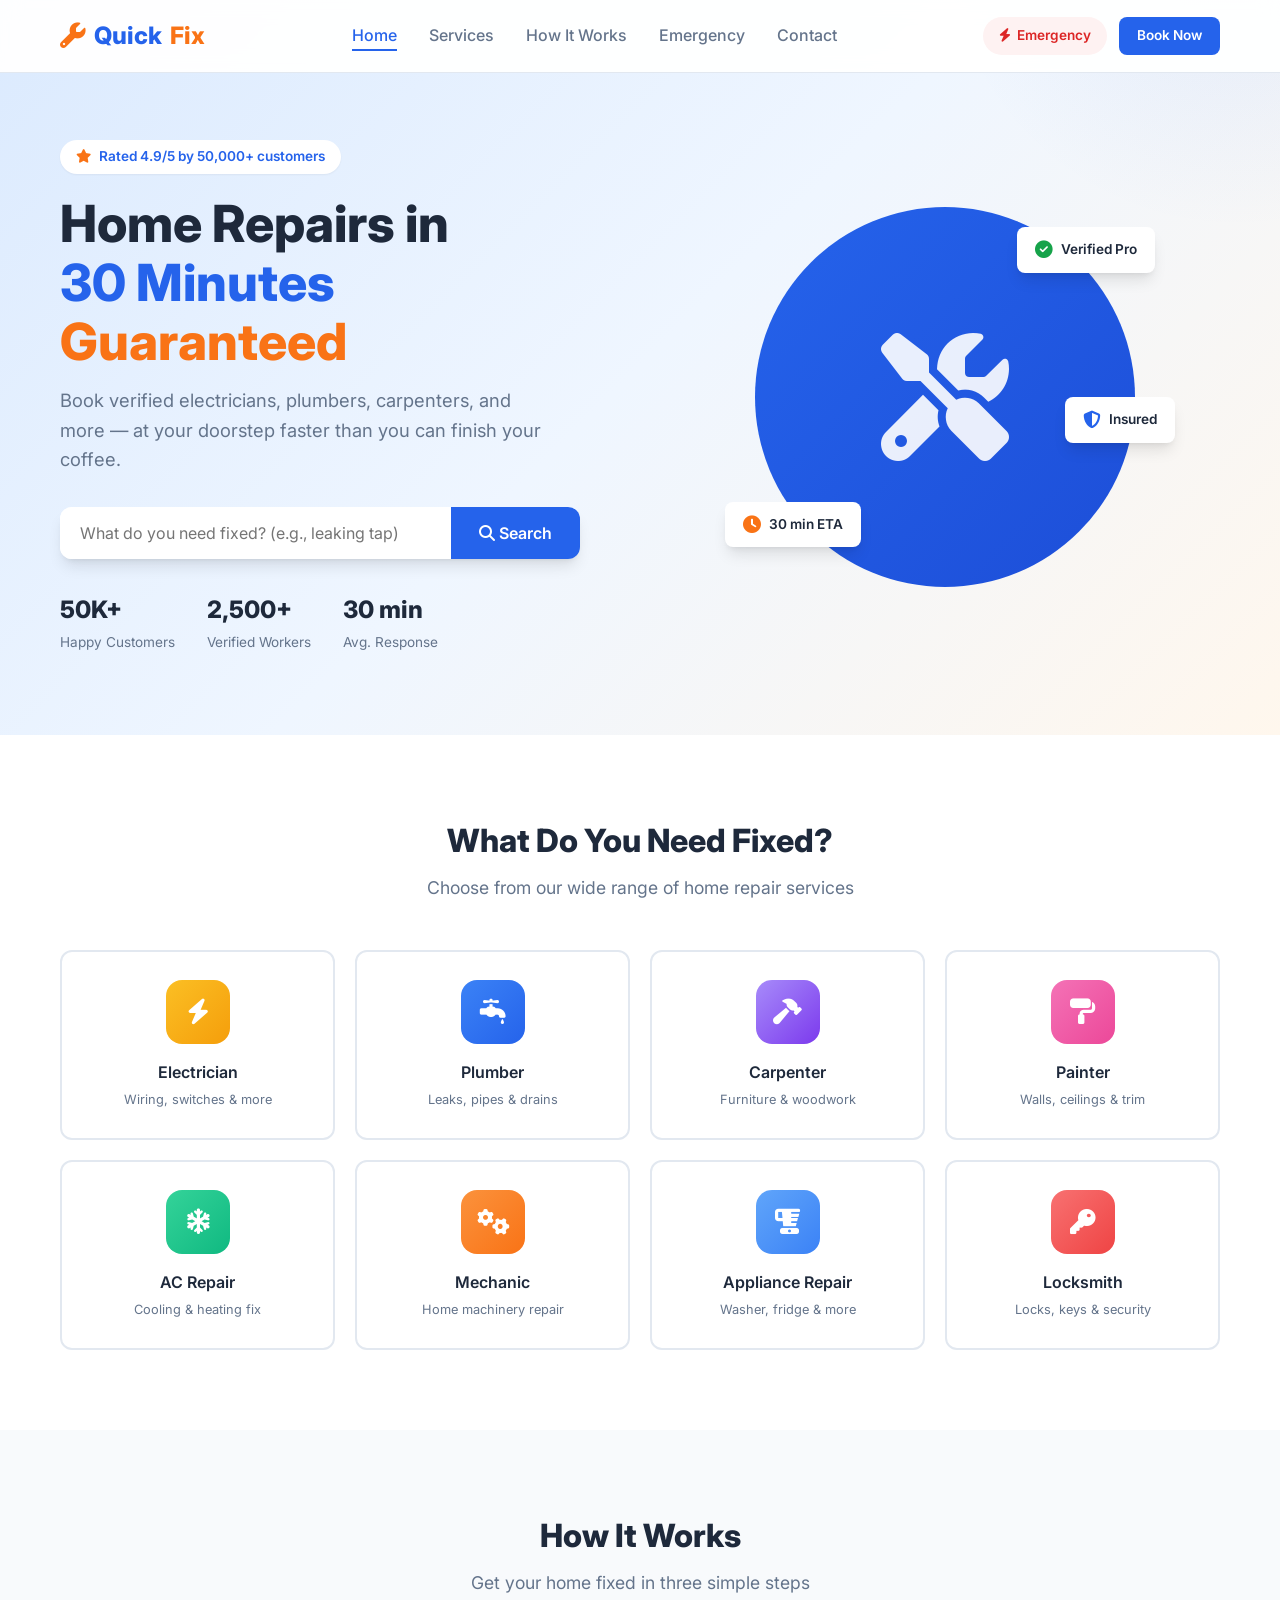
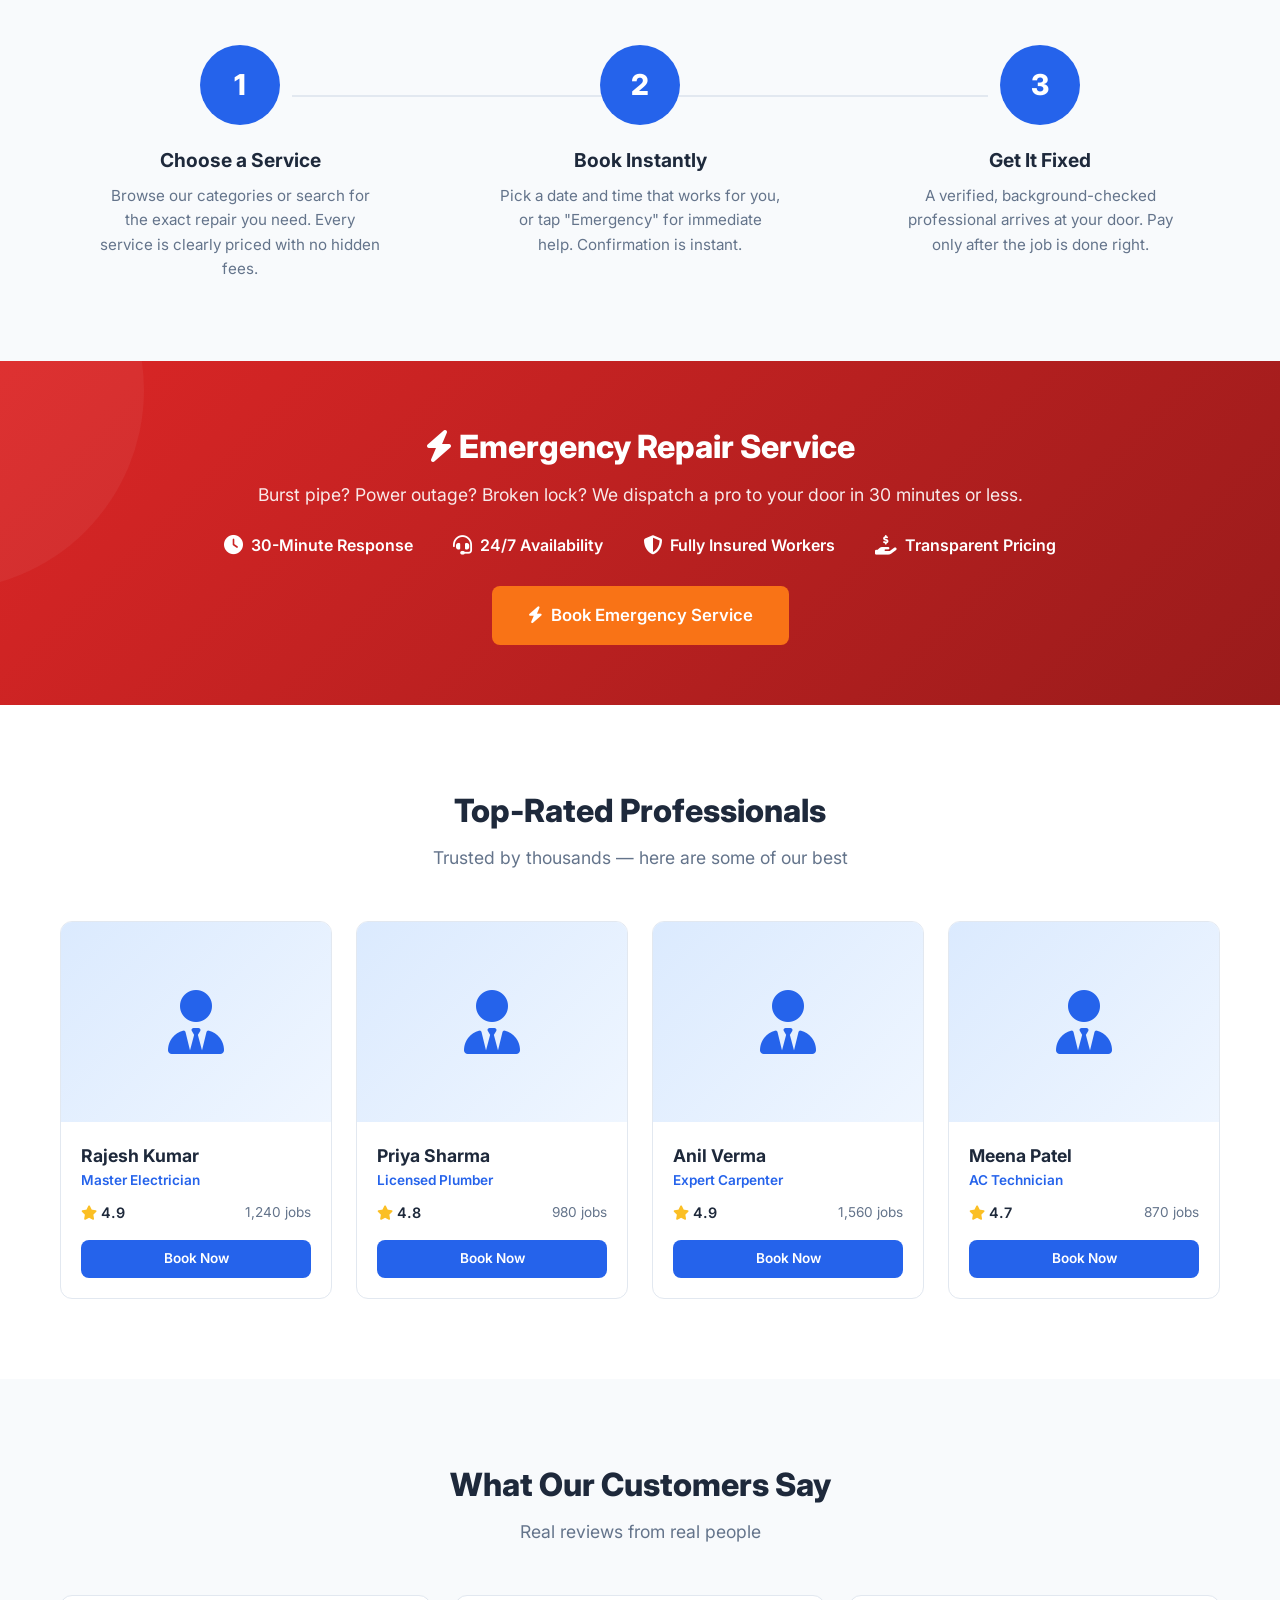
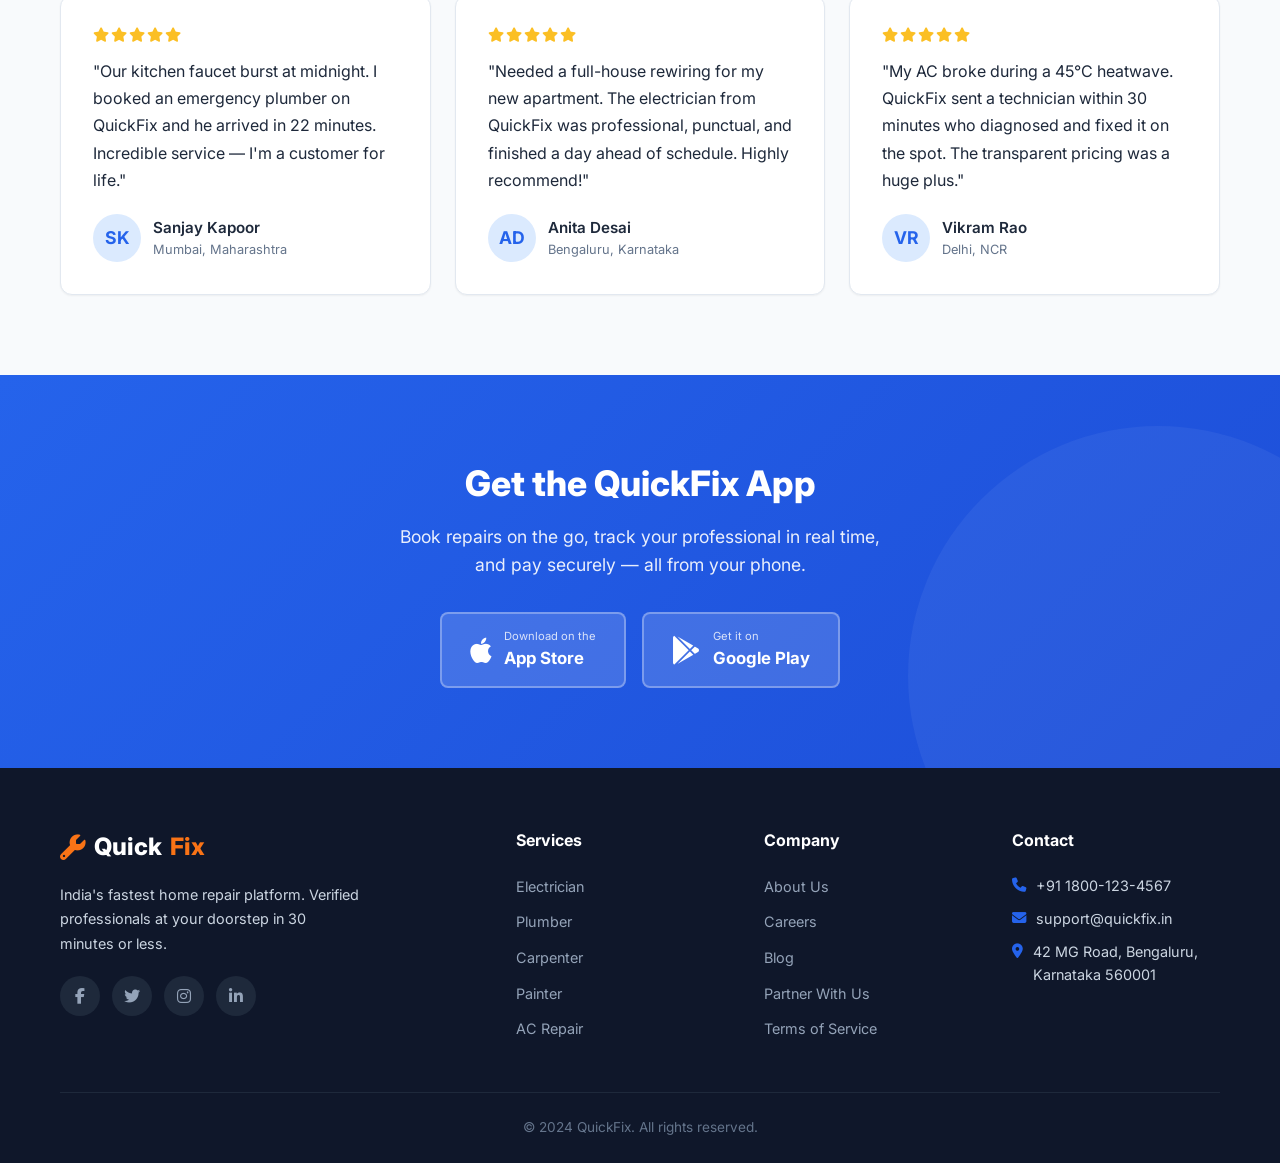
<file: index.html>
<!DOCTYPE html>
<html lang="en">
<head>
  <meta charset="UTF-8">
  <meta name="viewport" content="width=device-width, initial-scale=1.0">
  <meta name="description" content="QuickFix - Get home repairs done in 30 minutes. Book electricians, plumbers, carpenters, and more instantly.">
  <title>QuickFix – Home Repairs in 30 Minutes</title>
  <link rel="preconnect" href="https://fonts.googleapis.com">
  <link rel="preconnect" href="https://fonts.gstatic.com" crossorigin>
  <link href="https://fonts.googleapis.com/css2?family=Inter:wght@300;400;500;600;700;800&display=swap" rel="stylesheet">
  <link rel="stylesheet" href="https://cdnjs.cloudflare.com/ajax/libs/font-awesome/6.4.0/css/all.min.css">
  <link rel="stylesheet" href="css/style.css">
</head>
<body>

  <!-- ===== Navigation ===== -->
  <nav class="navbar" role="navigation" aria-label="Main navigation">
    <div class="container">
      <a href="index.html" class="logo" aria-label="QuickFix Home">
        <i class="fas fa-wrench"></i>
        <span>Quick</span><span>Fix</span>
      </a>
      <ul class="nav-links" role="menubar">
        <li role="none"><a href="index.html" class="active" role="menuitem">Home</a></li>
        <li role="none"><a href="services.html" role="menuitem">Services</a></li>
        <li role="none"><a href="#how-it-works" role="menuitem">How It Works</a></li>
        <li role="none"><a href="#emergency" role="menuitem">Emergency</a></li>
        <li role="none"><a href="#contact" role="menuitem">Contact</a></li>
      </ul>
      <div class="nav-actions">
        <a href="#emergency" class="nav-emergency" aria-label="Emergency services available">
          <i class="fas fa-bolt"></i> Emergency
        </a>
        <a href="booking.html" class="btn btn-primary btn-sm">Book Now</a>
        <button class="hamburger" aria-label="Toggle menu" aria-expanded="false">
          <span></span><span></span><span></span>
        </button>
      </div>
    </div>
  </nav>

  <!-- ===== Hero Section ===== -->
  <section class="hero">
    <div class="container">
      <div class="hero-content">
        <div class="hero-badge">
          <i class="fas fa-star"></i> Rated 4.9/5 by 50,000+ customers
        </div>
        <h1>Home Repairs in<br><span class="highlight">30 Minutes</span> <span class="accent">Guaranteed</span></h1>
        <p class="hero-subtitle">Book verified electricians, plumbers, carpenters, and more — at your doorstep faster than you can finish your coffee.</p>
        <form class="hero-search" role="search" aria-label="Search for a service">
          <input type="text" placeholder="What do you need fixed? (e.g., leaking tap)" aria-label="Search services">
          <button type="submit"><i class="fas fa-search"></i> Search</button>
        </form>
        <div class="hero-stats">
          <div class="hero-stat">
            <strong>50K+</strong>
            <span>Happy Customers</span>
          </div>
          <div class="hero-stat">
            <strong>2,500+</strong>
            <span>Verified Workers</span>
          </div>
          <div class="hero-stat">
            <strong>30 min</strong>
            <span>Avg. Response</span>
          </div>
        </div>
      </div>
      <div class="hero-visual" aria-hidden="true">
        <div class="hero-illustration">
          <i class="fas fa-tools"></i>
          <div class="hero-float">
            <i class="fas fa-check-circle text-success"></i> Verified Pro
          </div>
          <div class="hero-float">
            <i class="fas fa-clock text-accent"></i> 30 min ETA
          </div>
          <div class="hero-float">
            <i class="fas fa-shield-halved text-primary"></i> Insured
          </div>
        </div>
      </div>
    </div>
  </section>

  <!-- ===== Service Categories ===== -->
  <section class="section categories" id="services">
    <div class="container">
      <h2 class="section-title fade-in">What Do You Need Fixed?</h2>
      <p class="section-subtitle fade-in">Choose from our wide range of home repair services</p>
      <div class="categories-grid">
        <a href="services.html?search=electrician" class="category-card fade-in" aria-label="Electrician services">
          <div class="category-icon" style="background: linear-gradient(135deg, #FBBF24, #F59E0B);">
            <i class="fas fa-bolt"></i>
          </div>
          <h3>Electrician</h3>
          <p>Wiring, switches &amp; more</p>
        </a>
        <a href="services.html?search=plumber" class="category-card fade-in" aria-label="Plumber services">
          <div class="category-icon" style="background: linear-gradient(135deg, #3B82F6, #2563EB);">
            <i class="fas fa-faucet-drip"></i>
          </div>
          <h3>Plumber</h3>
          <p>Leaks, pipes &amp; drains</p>
        </a>
        <a href="services.html?search=carpenter" class="category-card fade-in" aria-label="Carpenter services">
          <div class="category-icon" style="background: linear-gradient(135deg, #A78BFA, #7C3AED);">
            <i class="fas fa-hammer"></i>
          </div>
          <h3>Carpenter</h3>
          <p>Furniture &amp; woodwork</p>
        </a>
        <a href="services.html?search=painter" class="category-card fade-in" aria-label="Painter services">
          <div class="category-icon" style="background: linear-gradient(135deg, #F472B6, #EC4899);">
            <i class="fas fa-paint-roller"></i>
          </div>
          <h3>Painter</h3>
          <p>Walls, ceilings &amp; trim</p>
        </a>
        <a href="services.html?search=ac" class="category-card fade-in" aria-label="AC Repair services">
          <div class="category-icon" style="background: linear-gradient(135deg, #34D399, #10B981);">
            <i class="fas fa-snowflake"></i>
          </div>
          <h3>AC Repair</h3>
          <p>Cooling &amp; heating fix</p>
        </a>
        <a href="services.html?search=mechanic" class="category-card fade-in" aria-label="Mechanic services">
          <div class="category-icon" style="background: linear-gradient(135deg, #FB923C, #F97316);">
            <i class="fas fa-gears"></i>
          </div>
          <h3>Mechanic</h3>
          <p>Home machinery repair</p>
        </a>
        <a href="services.html?search=appliance" class="category-card fade-in" aria-label="Appliance Repair services">
          <div class="category-icon" style="background: linear-gradient(135deg, #60A5FA, #3B82F6);">
            <i class="fas fa-blender"></i>
          </div>
          <h3>Appliance Repair</h3>
          <p>Washer, fridge &amp; more</p>
        </a>
        <a href="services.html?search=locksmith" class="category-card fade-in" aria-label="Locksmith services">
          <div class="category-icon" style="background: linear-gradient(135deg, #F87171, #EF4444);">
            <i class="fas fa-key"></i>
          </div>
          <h3>Locksmith</h3>
          <p>Locks, keys &amp; security</p>
        </a>
      </div>
    </div>
  </section>

  <!-- ===== How It Works ===== -->
  <section class="section how-it-works" id="how-it-works">
    <div class="container">
      <h2 class="section-title fade-in">How It Works</h2>
      <p class="section-subtitle fade-in">Get your home fixed in three simple steps</p>
      <div class="steps">
        <div class="step fade-in">
          <div class="step-number">1</div>
          <h3>Choose a Service</h3>
          <p>Browse our categories or search for the exact repair you need. Every service is clearly priced with no hidden fees.</p>
        </div>
        <div class="step fade-in">
          <div class="step-number">2</div>
          <h3>Book Instantly</h3>
          <p>Pick a date and time that works for you, or tap "Emergency" for immediate help. Confirmation is instant.</p>
        </div>
        <div class="step fade-in">
          <div class="step-number">3</div>
          <h3>Get It Fixed</h3>
          <p>A verified, background-checked professional arrives at your door. Pay only after the job is done right.</p>
        </div>
      </div>
    </div>
  </section>

  <!-- ===== Emergency Banner ===== -->
  <section class="emergency-banner" id="emergency">
    <div class="container fade-in">
      <h2><i class="fas fa-bolt"></i> Emergency Repair Service</h2>
      <p>Burst pipe? Power outage? Broken lock? We dispatch a pro to your door in 30 minutes or less.</p>
      <div class="emergency-features">
        <div class="emergency-feature">
          <i class="fas fa-clock"></i> 30-Minute Response
        </div>
        <div class="emergency-feature">
          <i class="fas fa-headset"></i> 24/7 Availability
        </div>
        <div class="emergency-feature">
          <i class="fas fa-shield-halved"></i> Fully Insured Workers
        </div>
        <div class="emergency-feature">
          <i class="fas fa-hand-holding-dollar"></i> Transparent Pricing
        </div>
      </div>
      <a href="booking.html?emergency=true" class="btn btn-accent btn-lg">
        <i class="fas fa-bolt"></i> Book Emergency Service
      </a>
    </div>
  </section>

  <!-- ===== Top-Rated Workers ===== -->
  <section class="section workers">
    <div class="container">
      <h2 class="section-title fade-in">Top-Rated Professionals</h2>
      <p class="section-subtitle fade-in">Trusted by thousands — here are some of our best</p>
      <div class="workers-grid">
        <div class="worker-card fade-in">
          <div class="worker-avatar" aria-hidden="true"><i class="fas fa-user-tie"></i></div>
          <div class="worker-info">
            <h3>Rajesh Kumar</h3>
            <p class="worker-profession">Master Electrician</p>
            <div class="worker-meta">
              <div class="worker-rating"><i class="fas fa-star"></i> 4.9</div>
              <span class="worker-jobs">1,240 jobs</span>
            </div>
            <a href="booking.html?service=electrician" class="btn btn-primary btn-sm">Book Now</a>
          </div>
        </div>
        <div class="worker-card fade-in">
          <div class="worker-avatar" aria-hidden="true"><i class="fas fa-user-tie"></i></div>
          <div class="worker-info">
            <h3>Priya Sharma</h3>
            <p class="worker-profession">Licensed Plumber</p>
            <div class="worker-meta">
              <div class="worker-rating"><i class="fas fa-star"></i> 4.8</div>
              <span class="worker-jobs">980 jobs</span>
            </div>
            <a href="booking.html?service=plumber" class="btn btn-primary btn-sm">Book Now</a>
          </div>
        </div>
        <div class="worker-card fade-in">
          <div class="worker-avatar" aria-hidden="true"><i class="fas fa-user-tie"></i></div>
          <div class="worker-info">
            <h3>Anil Verma</h3>
            <p class="worker-profession">Expert Carpenter</p>
            <div class="worker-meta">
              <div class="worker-rating"><i class="fas fa-star"></i> 4.9</div>
              <span class="worker-jobs">1,560 jobs</span>
            </div>
            <a href="booking.html?service=carpenter" class="btn btn-primary btn-sm">Book Now</a>
          </div>
        </div>
        <div class="worker-card fade-in">
          <div class="worker-avatar" aria-hidden="true"><i class="fas fa-user-tie"></i></div>
          <div class="worker-info">
            <h3>Meena Patel</h3>
            <p class="worker-profession">AC Technician</p>
            <div class="worker-meta">
              <div class="worker-rating"><i class="fas fa-star"></i> 4.7</div>
              <span class="worker-jobs">870 jobs</span>
            </div>
            <a href="booking.html?service=ac_repair" class="btn btn-primary btn-sm">Book Now</a>
          </div>
        </div>
      </div>
    </div>
  </section>

  <!-- ===== Testimonials ===== -->
  <section class="section testimonials">
    <div class="container">
      <h2 class="section-title fade-in">What Our Customers Say</h2>
      <p class="section-subtitle fade-in">Real reviews from real people</p>
      <div class="testimonials-grid">
        <div class="testimonial-card fade-in">
          <div class="testimonial-stars" aria-label="5 out of 5 stars">
            <i class="fas fa-star"></i><i class="fas fa-star"></i><i class="fas fa-star"></i><i class="fas fa-star"></i><i class="fas fa-star"></i>
          </div>
          <p class="testimonial-text">"Our kitchen faucet burst at midnight. I booked an emergency plumber on QuickFix and he arrived in 22 minutes. Incredible service — I'm a customer for life."</p>
          <div class="testimonial-author">
            <div class="testimonial-avatar" aria-hidden="true">SK</div>
            <div>
              <h4>Sanjay Kapoor</h4>
              <p>Mumbai, Maharashtra</p>
            </div>
          </div>
        </div>
        <div class="testimonial-card fade-in">
          <div class="testimonial-stars" aria-label="5 out of 5 stars">
            <i class="fas fa-star"></i><i class="fas fa-star"></i><i class="fas fa-star"></i><i class="fas fa-star"></i><i class="fas fa-star"></i>
          </div>
          <p class="testimonial-text">"Needed a full-house rewiring for my new apartment. The electrician from QuickFix was professional, punctual, and finished a day ahead of schedule. Highly recommend!"</p>
          <div class="testimonial-author">
            <div class="testimonial-avatar" aria-hidden="true">AD</div>
            <div>
              <h4>Anita Desai</h4>
              <p>Bengaluru, Karnataka</p>
            </div>
          </div>
        </div>
        <div class="testimonial-card fade-in">
          <div class="testimonial-stars" aria-label="5 out of 5 stars">
            <i class="fas fa-star"></i><i class="fas fa-star"></i><i class="fas fa-star"></i><i class="fas fa-star"></i><i class="fas fa-star"></i>
          </div>
          <p class="testimonial-text">"My AC broke during a 45°C heatwave. QuickFix sent a technician within 30 minutes who diagnosed and fixed it on the spot. The transparent pricing was a huge plus."</p>
          <div class="testimonial-author">
            <div class="testimonial-avatar" aria-hidden="true">VR</div>
            <div>
              <h4>Vikram Rao</h4>
              <p>Delhi, NCR</p>
            </div>
          </div>
        </div>
      </div>
    </div>
  </section>

  <!-- ===== Download App CTA ===== -->
  <section class="cta-section">
    <div class="container fade-in">
      <h2>Get the QuickFix App</h2>
      <p>Book repairs on the go, track your professional in real time, and pay securely — all from your phone.</p>
      <div class="cta-buttons">
        <a href="#" class="cta-store-btn" aria-label="Download on the App Store">
          <i class="fab fa-apple"></i>
          <div class="store-text">
            <small>Download on the</small>
            <span>App Store</span>
          </div>
        </a>
        <a href="#" class="cta-store-btn" aria-label="Get it on Google Play">
          <i class="fab fa-google-play"></i>
          <div class="store-text">
            <small>Get it on</small>
            <span>Google Play</span>
          </div>
        </a>
      </div>
    </div>
  </section>

  <!-- ===== Footer ===== -->
  <footer class="footer" id="contact">
    <div class="container">
      <div class="footer-grid">
        <div class="footer-brand">
          <a href="index.html" class="logo" aria-label="QuickFix Home">
            <i class="fas fa-wrench"></i>
            <span>Quick</span><span>Fix</span>
          </a>
          <p>India's fastest home repair platform. Verified professionals at your doorstep in 30 minutes or less.</p>
          <div class="footer-social">
            <a href="#" aria-label="Facebook"><i class="fab fa-facebook-f"></i></a>
            <a href="#" aria-label="Twitter"><i class="fab fa-twitter"></i></a>
            <a href="#" aria-label="Instagram"><i class="fab fa-instagram"></i></a>
            <a href="#" aria-label="LinkedIn"><i class="fab fa-linkedin-in"></i></a>
          </div>
        </div>
        <div>
          <h4>Services</h4>
          <ul>
            <li><a href="services.html?search=electrician">Electrician</a></li>
            <li><a href="services.html?search=plumber">Plumber</a></li>
            <li><a href="services.html?search=carpenter">Carpenter</a></li>
            <li><a href="services.html?search=painter">Painter</a></li>
            <li><a href="services.html?search=ac">AC Repair</a></li>
          </ul>
        </div>
        <div>
          <h4>Company</h4>
          <ul>
            <li><a href="#">About Us</a></li>
            <li><a href="#">Careers</a></li>
            <li><a href="#">Blog</a></li>
            <li><a href="#">Partner With Us</a></li>
            <li><a href="#">Terms of Service</a></li>
          </ul>
        </div>
        <div>
          <h4>Contact</h4>
          <ul class="footer-contact">
            <li><i class="fas fa-phone"></i> <span>+91 1800-123-4567</span></li>
            <li><i class="fas fa-envelope"></i> <span>support@quickfix.in</span></li>
            <li><i class="fas fa-location-dot"></i> <span>42 MG Road, Bengaluru, Karnataka 560001</span></li>
          </ul>
        </div>
      </div>
      <div class="footer-bottom">
        <p>&copy; 2024 QuickFix. All rights reserved.</p>
      </div>
    </div>
  </footer>

  <script src="js/main.js"></script>
</body>
</html>
</file>
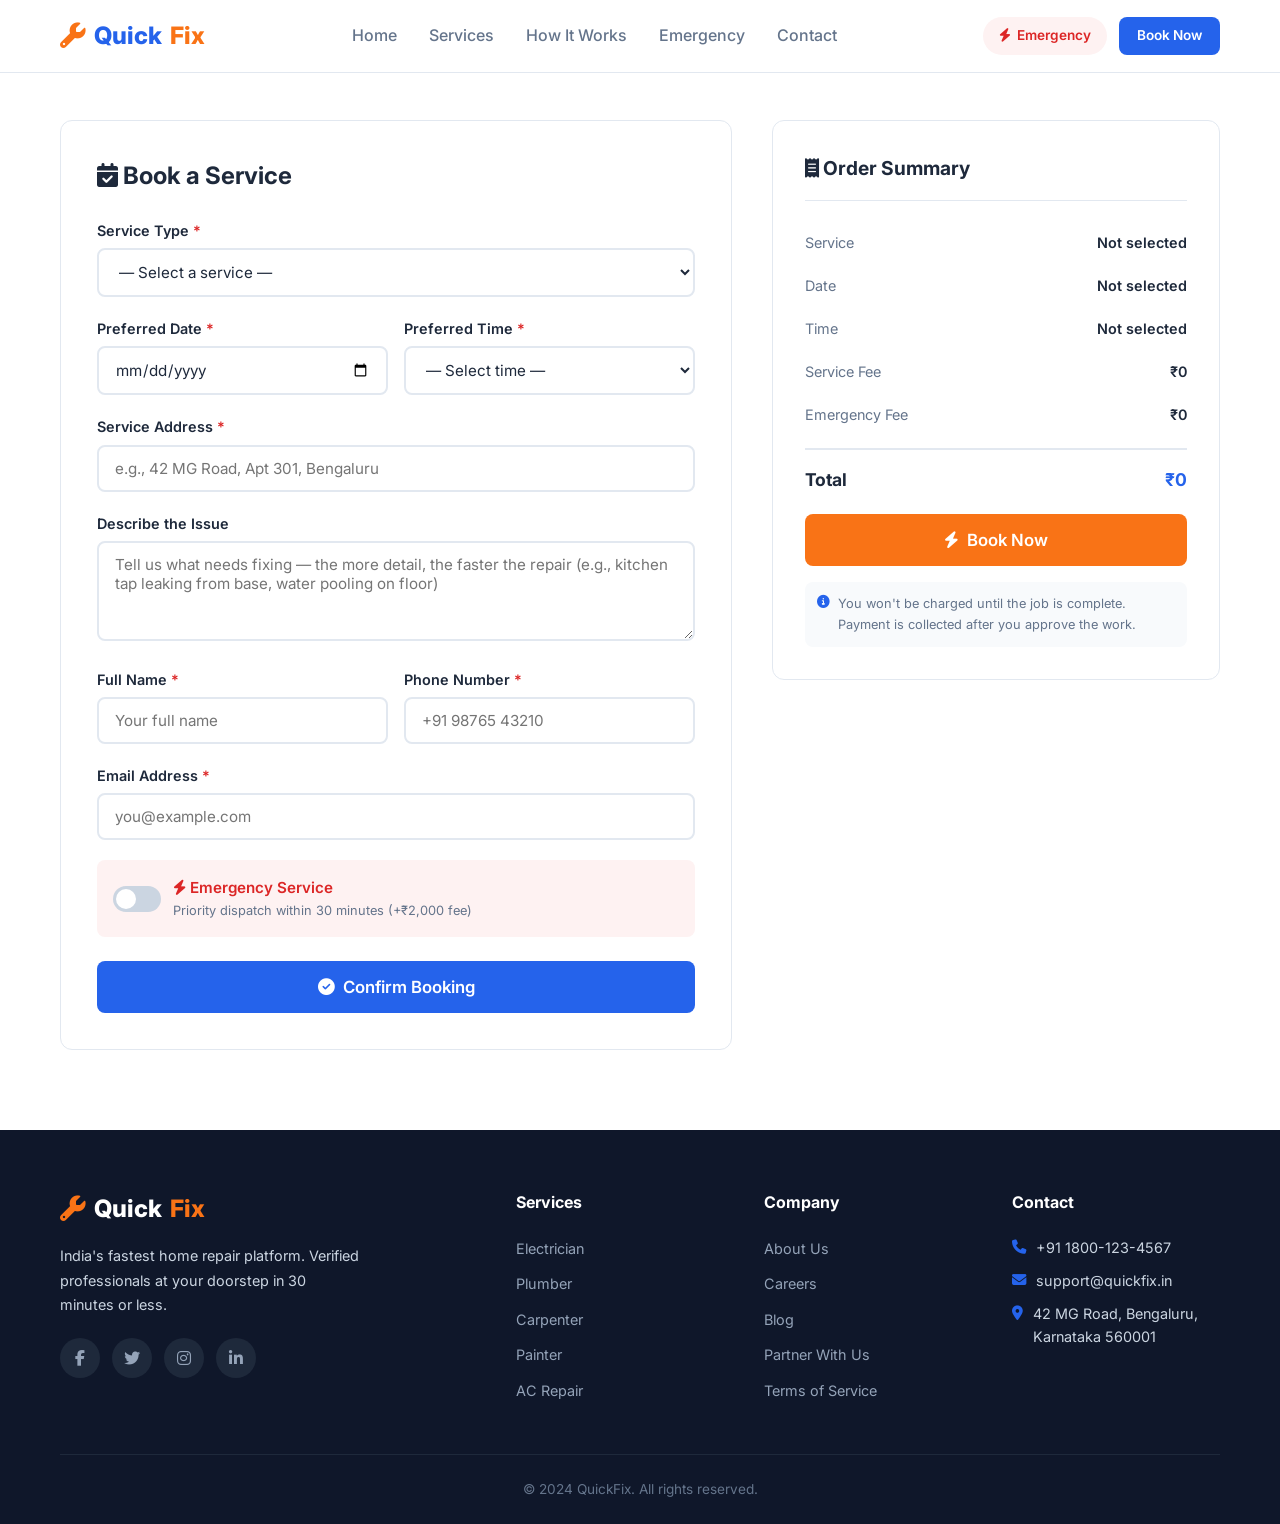
<file: booking.html>
<!DOCTYPE html>
<html lang="en">
<head>
  <meta charset="UTF-8">
  <meta name="viewport" content="width=device-width, initial-scale=1.0">
  <meta name="description" content="Book a home repair professional on QuickFix. Choose your service, pick a time, and get it fixed.">
  <title>Book a Service – QuickFix</title>
  <link rel="preconnect" href="https://fonts.googleapis.com">
  <link rel="preconnect" href="https://fonts.gstatic.com" crossorigin>
  <link href="https://fonts.googleapis.com/css2?family=Inter:wght@300;400;500;600;700;800&display=swap" rel="stylesheet">
  <link rel="stylesheet" href="https://cdnjs.cloudflare.com/ajax/libs/font-awesome/6.4.0/css/all.min.css">
  <link rel="stylesheet" href="css/style.css">
</head>
<body>

  <!-- ===== Navigation ===== -->
  <nav class="navbar" role="navigation" aria-label="Main navigation">
    <div class="container">
      <a href="index.html" class="logo" aria-label="QuickFix Home">
        <i class="fas fa-wrench"></i>
        <span>Quick</span><span>Fix</span>
      </a>
      <ul class="nav-links" role="menubar">
        <li role="none"><a href="index.html" role="menuitem">Home</a></li>
        <li role="none"><a href="services.html" role="menuitem">Services</a></li>
        <li role="none"><a href="index.html#how-it-works" role="menuitem">How It Works</a></li>
        <li role="none"><a href="index.html#emergency" role="menuitem">Emergency</a></li>
        <li role="none"><a href="index.html#contact" role="menuitem">Contact</a></li>
      </ul>
      <div class="nav-actions">
        <a href="index.html#emergency" class="nav-emergency" aria-label="Emergency services available">
          <i class="fas fa-bolt"></i> Emergency
        </a>
        <a href="booking.html" class="btn btn-primary btn-sm active">Book Now</a>
        <button class="hamburger" aria-label="Toggle menu" aria-expanded="false">
          <span></span><span></span><span></span>
        </button>
      </div>
    </div>
  </nav>

  <!-- ===== Booking Section ===== -->
  <section class="booking-section">
    <div class="container">
      <div class="booking-layout">

        <!-- Booking Form -->
        <div class="booking-form-card fade-in">
          <h2><i class="fas fa-calendar-check"></i> Book a Service</h2>
          <form id="bookingForm" novalidate>

            <!-- Service Type -->
            <div class="form-group">
              <label for="service">Service Type <span class="required">*</span></label>
              <select id="service" class="form-control" required aria-required="true">
                <option value="">— Select a service —</option>
                <option value="electrician">Electrician</option>
                <option value="plumber">Plumber</option>
                <option value="carpenter">Carpenter</option>
                <option value="painter">Painter</option>
                <option value="ac_repair">AC Repair</option>
                <option value="mechanic">Mechanic</option>
                <option value="appliance">Appliance Repair</option>
                <option value="locksmith">Locksmith</option>
              </select>
              <span class="error-message">Please select a service</span>
            </div>

            <!-- Date & Time -->
            <div class="form-row">
              <div class="form-group">
                <label for="date">Preferred Date <span class="required">*</span></label>
                <input type="date" id="date" class="form-control" required aria-required="true">
                <span class="error-message">Please select a date</span>
              </div>
              <div class="form-group">
                <label for="time">Preferred Time <span class="required">*</span></label>
                <select id="time" class="form-control" required aria-required="true">
                  <option value="">— Select time —</option>
                  <option value="08:00 AM">08:00 AM</option>
                  <option value="09:00 AM">09:00 AM</option>
                  <option value="10:00 AM">10:00 AM</option>
                  <option value="11:00 AM">11:00 AM</option>
                  <option value="12:00 PM">12:00 PM</option>
                  <option value="01:00 PM">01:00 PM</option>
                  <option value="02:00 PM">02:00 PM</option>
                  <option value="03:00 PM">03:00 PM</option>
                  <option value="04:00 PM">04:00 PM</option>
                  <option value="05:00 PM">05:00 PM</option>
                  <option value="06:00 PM">06:00 PM</option>
                  <option value="07:00 PM">07:00 PM</option>
                </select>
                <span class="error-message">Please select a time</span>
              </div>
            </div>

            <!-- Address -->
            <div class="form-group">
              <label for="address">Service Address <span class="required">*</span></label>
              <input type="text" id="address" class="form-control" placeholder="e.g., 42 MG Road, Apt 301, Bengaluru" required aria-required="true">
              <span class="error-message">Please enter your address</span>
            </div>

            <!-- Description -->
            <div class="form-group">
              <label for="description">Describe the Issue</label>
              <textarea id="description" class="form-control" placeholder="Tell us what needs fixing — the more detail, the faster the repair (e.g., kitchen tap leaking from base, water pooling on floor)"></textarea>
            </div>

            <!-- Contact Info -->
            <div class="form-row">
              <div class="form-group">
                <label for="name">Full Name <span class="required">*</span></label>
                <input type="text" id="name" class="form-control" placeholder="Your full name" required aria-required="true">
                <span class="error-message">Please enter your name</span>
              </div>
              <div class="form-group">
                <label for="phone">Phone Number <span class="required">*</span></label>
                <input type="tel" id="phone" class="form-control" placeholder="+91 98765 43210" required aria-required="true">
                <span class="error-message">Please enter a valid phone number</span>
              </div>
            </div>

            <div class="form-group">
              <label for="email">Email Address <span class="required">*</span></label>
              <input type="email" id="email" class="form-control" placeholder="you@example.com" required aria-required="true">
              <span class="error-message">Please enter a valid email address</span>
            </div>

            <!-- Emergency Toggle -->
            <div class="emergency-toggle">
              <label class="toggle-switch">
                <input type="checkbox" id="emergency" aria-label="Toggle emergency service">
                <span class="toggle-slider"></span>
              </label>
              <div class="emergency-toggle-text">
                <h4><i class="fas fa-bolt"></i> Emergency Service</h4>
                <p>Priority dispatch within 30 minutes (+₹2,000 fee)</p>
              </div>
            </div>

            <button type="submit" class="btn btn-primary btn-lg" style="width:100%;">
              <i class="fas fa-check-circle"></i> Confirm Booking
            </button>
          </form>
        </div>

        <!-- Order Summary Sidebar -->
        <div class="booking-summary fade-in">
          <h3><i class="fas fa-receipt"></i> Order Summary</h3>
          <div class="summary-item">
            <span>Service</span>
            <span id="summaryService">Not selected</span>
          </div>
          <div class="summary-item">
            <span>Date</span>
            <span id="summaryDate">Not selected</span>
          </div>
          <div class="summary-item">
            <span>Time</span>
            <span id="summaryTime">Not selected</span>
          </div>
          <div class="summary-item">
            <span>Service Fee</span>
            <span id="summaryPrice">₹0</span>
          </div>
          <div class="summary-item">
            <span>Emergency Fee</span>
            <span id="summaryEmergency">₹0</span>
          </div>
          <div class="summary-total">
            <span>Total</span>
            <span id="summaryTotal">₹0</span>
          </div>
          <button type="button" id="confirmBooking" class="btn btn-accent btn-lg">
            <i class="fas fa-bolt"></i> Book Now
          </button>
          <div class="summary-note">
            <i class="fas fa-info-circle"></i>
            <span>You won't be charged until the job is complete. Payment is collected after you approve the work.</span>
          </div>
        </div>

      </div>
    </div>
  </section>

  <!-- ===== Confirmation Modal ===== -->
  <div class="modal-overlay" id="confirmationModal" role="dialog" aria-modal="true" aria-labelledby="modalTitle">
    <div class="modal">
      <div class="modal-icon" aria-hidden="true">
        <i class="fas fa-check"></i>
      </div>
      <h2 id="modalTitle">Booking Confirmed!</h2>
      <p>Your service request has been received. A verified professional will be assigned shortly. You'll receive an SMS and email confirmation within 2 minutes.</p>
      <a href="index.html" class="btn btn-primary modal-close">Back to Home</a>
    </div>
  </div>

  <!-- ===== Footer ===== -->
  <footer class="footer">
    <div class="container">
      <div class="footer-grid">
        <div class="footer-brand">
          <a href="index.html" class="logo" aria-label="QuickFix Home">
            <i class="fas fa-wrench"></i>
            <span>Quick</span><span>Fix</span>
          </a>
          <p>India's fastest home repair platform. Verified professionals at your doorstep in 30 minutes or less.</p>
          <div class="footer-social">
            <a href="#" aria-label="Facebook"><i class="fab fa-facebook-f"></i></a>
            <a href="#" aria-label="Twitter"><i class="fab fa-twitter"></i></a>
            <a href="#" aria-label="Instagram"><i class="fab fa-instagram"></i></a>
            <a href="#" aria-label="LinkedIn"><i class="fab fa-linkedin-in"></i></a>
          </div>
        </div>
        <div>
          <h4>Services</h4>
          <ul>
            <li><a href="services.html?search=electrician">Electrician</a></li>
            <li><a href="services.html?search=plumber">Plumber</a></li>
            <li><a href="services.html?search=carpenter">Carpenter</a></li>
            <li><a href="services.html?search=painter">Painter</a></li>
            <li><a href="services.html?search=ac">AC Repair</a></li>
          </ul>
        </div>
        <div>
          <h4>Company</h4>
          <ul>
            <li><a href="#">About Us</a></li>
            <li><a href="#">Careers</a></li>
            <li><a href="#">Blog</a></li>
            <li><a href="#">Partner With Us</a></li>
            <li><a href="#">Terms of Service</a></li>
          </ul>
        </div>
        <div>
          <h4>Contact</h4>
          <ul class="footer-contact">
            <li><i class="fas fa-phone"></i> <span>+91 1800-123-4567</span></li>
            <li><i class="fas fa-envelope"></i> <span>support@quickfix.in</span></li>
            <li><i class="fas fa-location-dot"></i> <span>42 MG Road, Bengaluru, Karnataka 560001</span></li>
          </ul>
        </div>
      </div>
      <div class="footer-bottom">
        <p>&copy; 2024 QuickFix. All rights reserved.</p>
      </div>
    </div>
  </footer>

  <script src="js/main.js"></script>
</body>
</html>
</file>
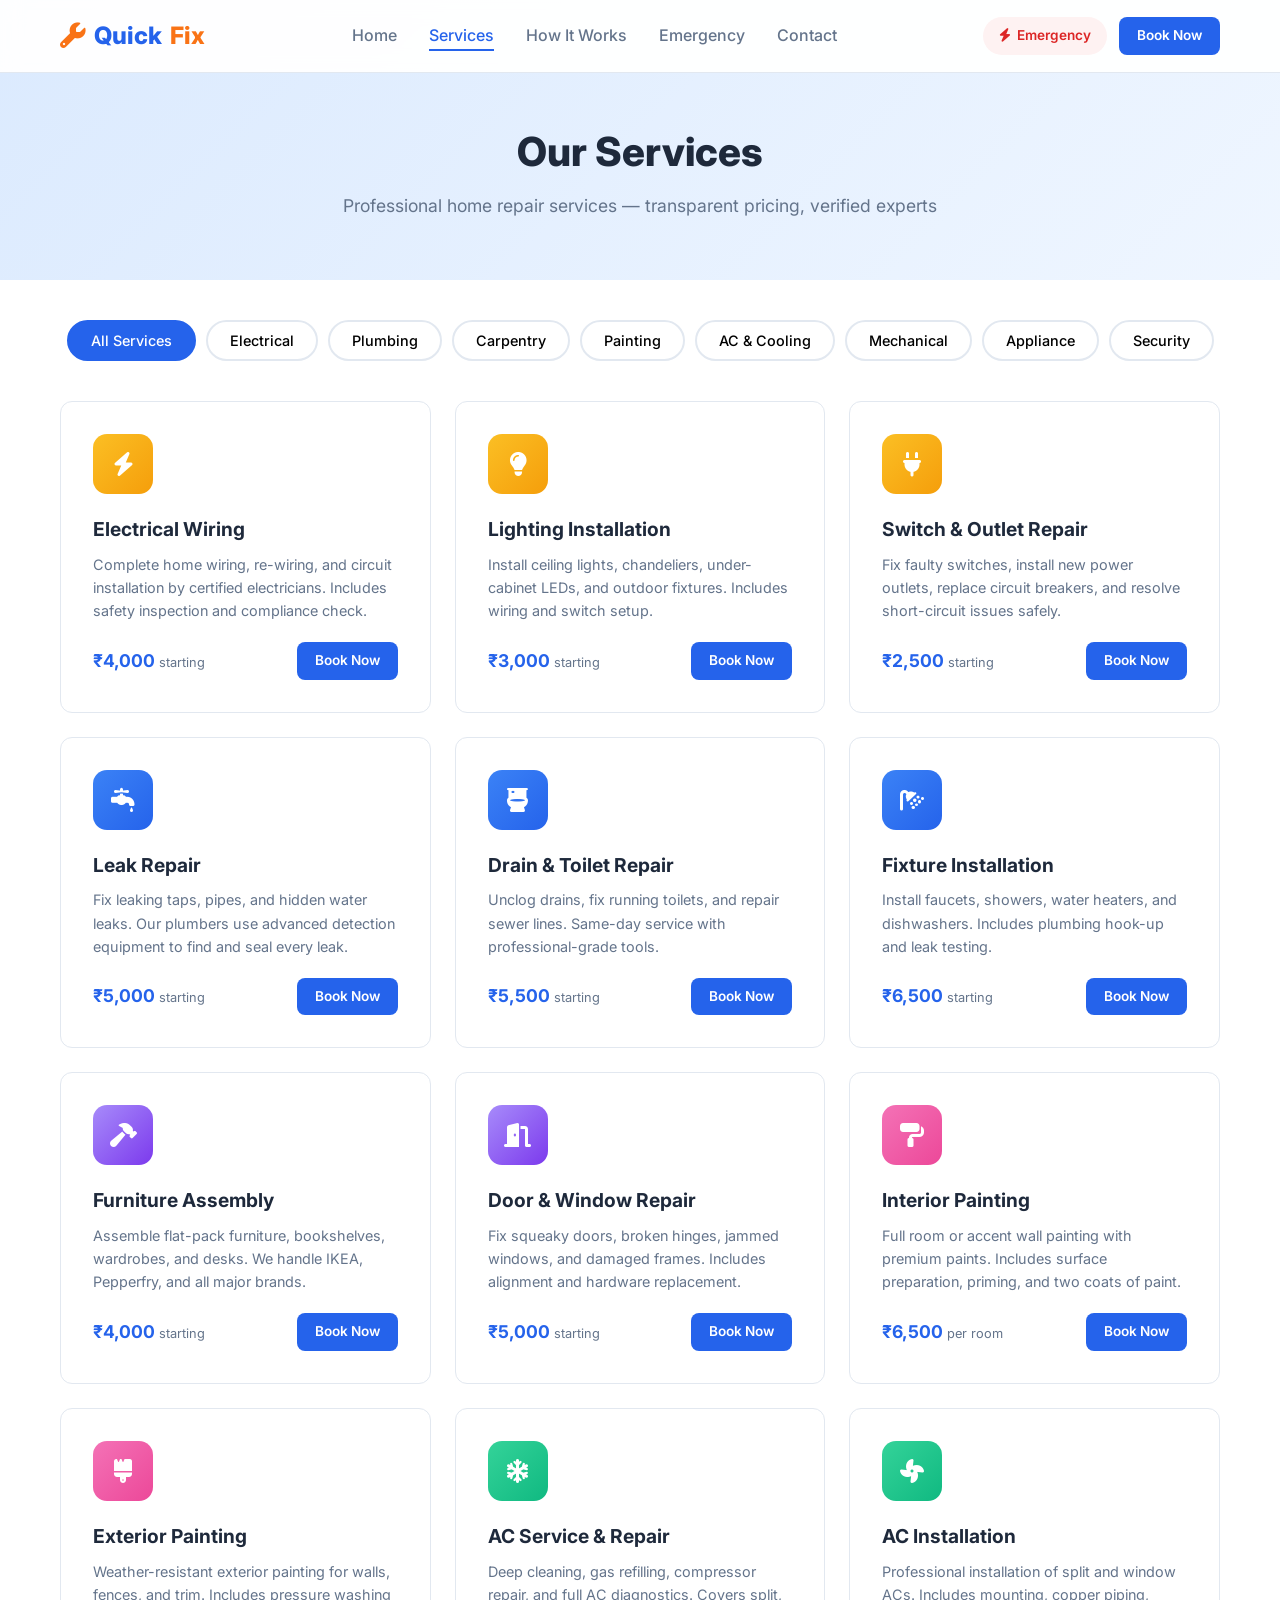
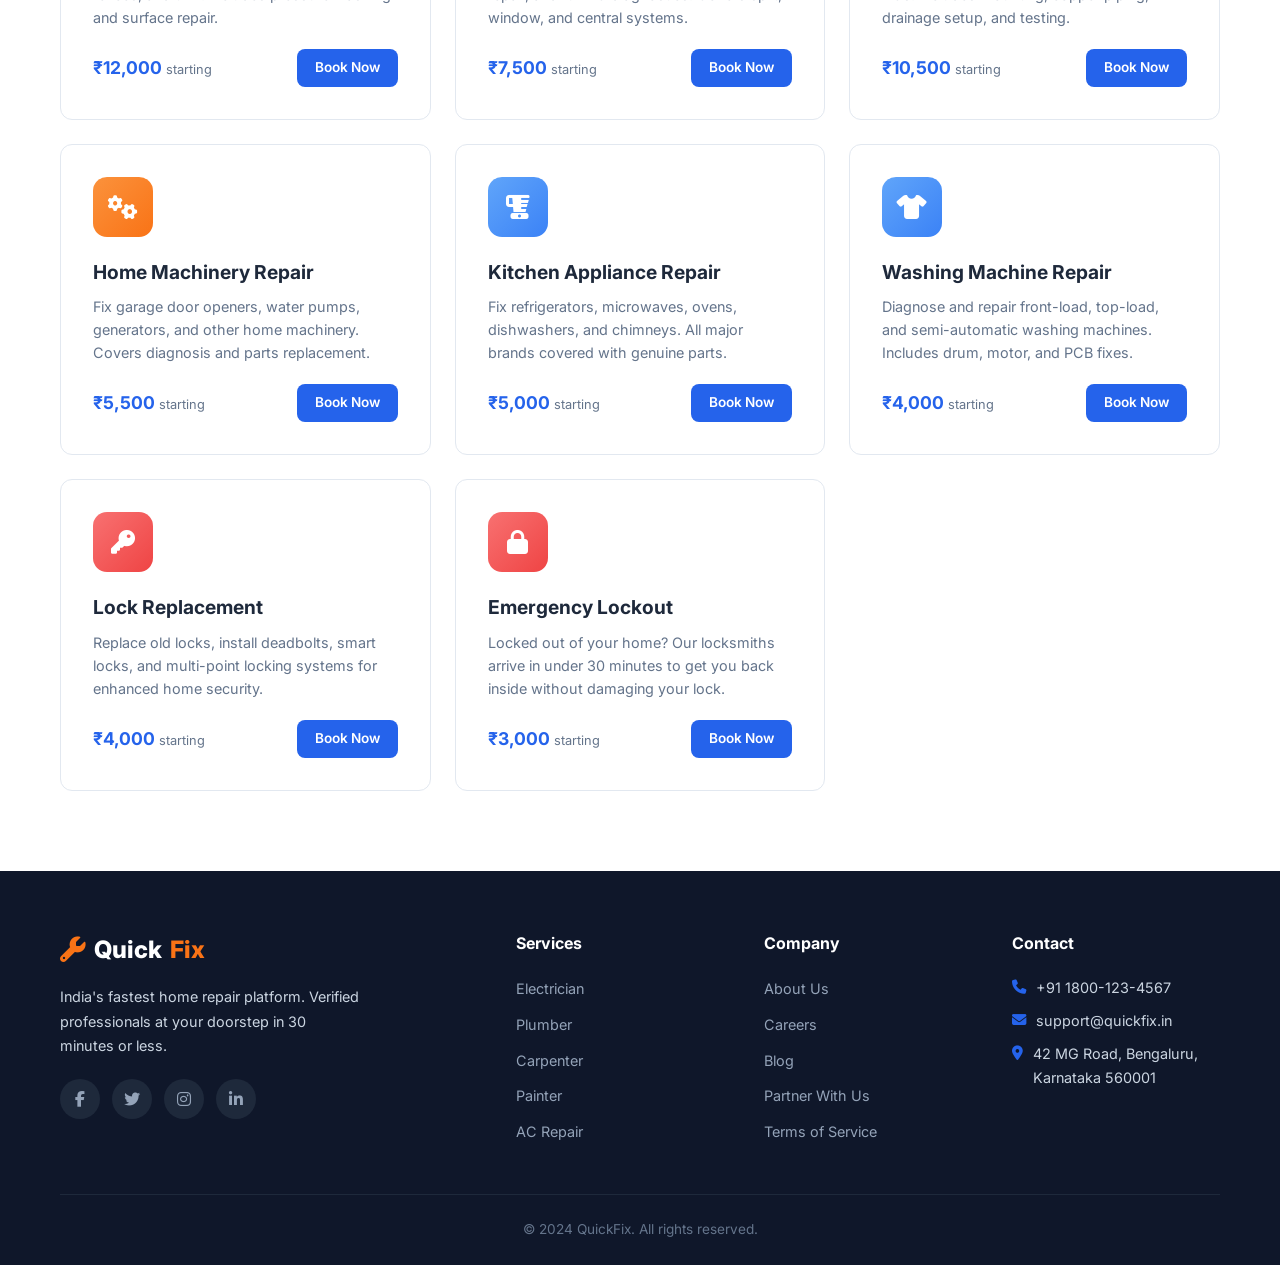
<file: services.html>
<!DOCTYPE html>
<html lang="en">
<head>
  <meta charset="UTF-8">
  <meta name="viewport" content="width=device-width, initial-scale=1.0">
  <meta name="description" content="Browse all QuickFix home repair services — electricians, plumbers, carpenters, painters, and more.">
  <title>Our Services – QuickFix</title>
  <link rel="preconnect" href="https://fonts.googleapis.com">
  <link rel="preconnect" href="https://fonts.gstatic.com" crossorigin>
  <link href="https://fonts.googleapis.com/css2?family=Inter:wght@300;400;500;600;700;800&display=swap" rel="stylesheet">
  <link rel="stylesheet" href="https://cdnjs.cloudflare.com/ajax/libs/font-awesome/6.4.0/css/all.min.css">
  <link rel="stylesheet" href="css/style.css">
</head>
<body>

  <!-- ===== Navigation ===== -->
  <nav class="navbar" role="navigation" aria-label="Main navigation">
    <div class="container">
      <a href="index.html" class="logo" aria-label="QuickFix Home">
        <i class="fas fa-wrench"></i>
        <span>Quick</span><span>Fix</span>
      </a>
      <ul class="nav-links" role="menubar">
        <li role="none"><a href="index.html" role="menuitem">Home</a></li>
        <li role="none"><a href="services.html" class="active" role="menuitem">Services</a></li>
        <li role="none"><a href="index.html#how-it-works" role="menuitem">How It Works</a></li>
        <li role="none"><a href="index.html#emergency" role="menuitem">Emergency</a></li>
        <li role="none"><a href="index.html#contact" role="menuitem">Contact</a></li>
      </ul>
      <div class="nav-actions">
        <a href="index.html#emergency" class="nav-emergency" aria-label="Emergency services available">
          <i class="fas fa-bolt"></i> Emergency
        </a>
        <a href="booking.html" class="btn btn-primary btn-sm">Book Now</a>
        <button class="hamburger" aria-label="Toggle menu" aria-expanded="false">
          <span></span><span></span><span></span>
        </button>
      </div>
    </div>
  </nav>

  <!-- ===== Page Header ===== -->
  <section class="page-header">
    <div class="container">
      <h1>Our Services</h1>
      <p>Professional home repair services — transparent pricing, verified experts</p>
    </div>
  </section>

  <!-- ===== Filters & Services ===== -->
  <section class="container">
    <div class="services-filter" role="toolbar" aria-label="Filter services">
      <button class="filter-btn active" data-filter="all">All Services</button>
      <button class="filter-btn" data-filter="electrical">Electrical</button>
      <button class="filter-btn" data-filter="plumbing">Plumbing</button>
      <button class="filter-btn" data-filter="carpentry">Carpentry</button>
      <button class="filter-btn" data-filter="painting">Painting</button>
      <button class="filter-btn" data-filter="cooling">AC &amp; Cooling</button>
      <button class="filter-btn" data-filter="mechanical">Mechanical</button>
      <button class="filter-btn" data-filter="appliance">Appliance</button>
      <button class="filter-btn" data-filter="security">Security</button>
    </div>

    <div class="services-grid">
      <!-- Electrical Services -->
      <div class="service-card fade-in" data-category="electrical">
        <div class="service-card-icon" style="background: linear-gradient(135deg, #FBBF24, #F59E0B);">
          <i class="fas fa-bolt"></i>
        </div>
        <h3>Electrical Wiring</h3>
        <p>Complete home wiring, re-wiring, and circuit installation by certified electricians. Includes safety inspection and compliance check.</p>
        <div class="service-card-footer">
          <div class="service-price">₹4,000 <small>starting</small></div>
          <a href="booking.html?service=electrician" class="btn btn-primary btn-sm">Book Now</a>
        </div>
      </div>
      <div class="service-card fade-in" data-category="electrical">
        <div class="service-card-icon" style="background: linear-gradient(135deg, #FBBF24, #F59E0B);">
          <i class="fas fa-lightbulb"></i>
        </div>
        <h3>Lighting Installation</h3>
        <p>Install ceiling lights, chandeliers, under-cabinet LEDs, and outdoor fixtures. Includes wiring and switch setup.</p>
        <div class="service-card-footer">
          <div class="service-price">₹3,000 <small>starting</small></div>
          <a href="booking.html?service=electrician" class="btn btn-primary btn-sm">Book Now</a>
        </div>
      </div>
      <div class="service-card fade-in" data-category="electrical">
        <div class="service-card-icon" style="background: linear-gradient(135deg, #FBBF24, #F59E0B);">
          <i class="fas fa-plug"></i>
        </div>
        <h3>Switch &amp; Outlet Repair</h3>
        <p>Fix faulty switches, install new power outlets, replace circuit breakers, and resolve short-circuit issues safely.</p>
        <div class="service-card-footer">
          <div class="service-price">₹2,500 <small>starting</small></div>
          <a href="booking.html?service=electrician" class="btn btn-primary btn-sm">Book Now</a>
        </div>
      </div>

      <!-- Plumbing Services -->
      <div class="service-card fade-in" data-category="plumbing">
        <div class="service-card-icon" style="background: linear-gradient(135deg, #3B82F6, #2563EB);">
          <i class="fas fa-faucet-drip"></i>
        </div>
        <h3>Leak Repair</h3>
        <p>Fix leaking taps, pipes, and hidden water leaks. Our plumbers use advanced detection equipment to find and seal every leak.</p>
        <div class="service-card-footer">
          <div class="service-price">₹5,000 <small>starting</small></div>
          <a href="booking.html?service=plumber" class="btn btn-primary btn-sm">Book Now</a>
        </div>
      </div>
      <div class="service-card fade-in" data-category="plumbing">
        <div class="service-card-icon" style="background: linear-gradient(135deg, #3B82F6, #2563EB);">
          <i class="fas fa-toilet"></i>
        </div>
        <h3>Drain &amp; Toilet Repair</h3>
        <p>Unclog drains, fix running toilets, and repair sewer lines. Same-day service with professional-grade tools.</p>
        <div class="service-card-footer">
          <div class="service-price">₹5,500 <small>starting</small></div>
          <a href="booking.html?service=plumber" class="btn btn-primary btn-sm">Book Now</a>
        </div>
      </div>
      <div class="service-card fade-in" data-category="plumbing">
        <div class="service-card-icon" style="background: linear-gradient(135deg, #3B82F6, #2563EB);">
          <i class="fas fa-shower"></i>
        </div>
        <h3>Fixture Installation</h3>
        <p>Install faucets, showers, water heaters, and dishwashers. Includes plumbing hook-up and leak testing.</p>
        <div class="service-card-footer">
          <div class="service-price">₹6,500 <small>starting</small></div>
          <a href="booking.html?service=plumber" class="btn btn-primary btn-sm">Book Now</a>
        </div>
      </div>

      <!-- Carpentry Services -->
      <div class="service-card fade-in" data-category="carpentry">
        <div class="service-card-icon" style="background: linear-gradient(135deg, #A78BFA, #7C3AED);">
          <i class="fas fa-hammer"></i>
        </div>
        <h3>Furniture Assembly</h3>
        <p>Assemble flat-pack furniture, bookshelves, wardrobes, and desks. We handle IKEA, Pepperfry, and all major brands.</p>
        <div class="service-card-footer">
          <div class="service-price">₹4,000 <small>starting</small></div>
          <a href="booking.html?service=carpenter" class="btn btn-primary btn-sm">Book Now</a>
        </div>
      </div>
      <div class="service-card fade-in" data-category="carpentry">
        <div class="service-card-icon" style="background: linear-gradient(135deg, #A78BFA, #7C3AED);">
          <i class="fas fa-door-open"></i>
        </div>
        <h3>Door &amp; Window Repair</h3>
        <p>Fix squeaky doors, broken hinges, jammed windows, and damaged frames. Includes alignment and hardware replacement.</p>
        <div class="service-card-footer">
          <div class="service-price">₹5,000 <small>starting</small></div>
          <a href="booking.html?service=carpenter" class="btn btn-primary btn-sm">Book Now</a>
        </div>
      </div>

      <!-- Painting Services -->
      <div class="service-card fade-in" data-category="painting">
        <div class="service-card-icon" style="background: linear-gradient(135deg, #F472B6, #EC4899);">
          <i class="fas fa-paint-roller"></i>
        </div>
        <h3>Interior Painting</h3>
        <p>Full room or accent wall painting with premium paints. Includes surface preparation, priming, and two coats of paint.</p>
        <div class="service-card-footer">
          <div class="service-price">₹6,500 <small>per room</small></div>
          <a href="booking.html?service=painter" class="btn btn-primary btn-sm">Book Now</a>
        </div>
      </div>
      <div class="service-card fade-in" data-category="painting">
        <div class="service-card-icon" style="background: linear-gradient(135deg, #F472B6, #EC4899);">
          <i class="fas fa-brush"></i>
        </div>
        <h3>Exterior Painting</h3>
        <p>Weather-resistant exterior painting for walls, fences, and trim. Includes pressure washing and surface repair.</p>
        <div class="service-card-footer">
          <div class="service-price">₹12,000 <small>starting</small></div>
          <a href="booking.html?service=painter" class="btn btn-primary btn-sm">Book Now</a>
        </div>
      </div>

      <!-- AC & Cooling Services -->
      <div class="service-card fade-in" data-category="cooling">
        <div class="service-card-icon" style="background: linear-gradient(135deg, #34D399, #10B981);">
          <i class="fas fa-snowflake"></i>
        </div>
        <h3>AC Service &amp; Repair</h3>
        <p>Deep cleaning, gas refilling, compressor repair, and full AC diagnostics. Covers split, window, and central systems.</p>
        <div class="service-card-footer">
          <div class="service-price">₹7,500 <small>starting</small></div>
          <a href="booking.html?service=ac_repair" class="btn btn-primary btn-sm">Book Now</a>
        </div>
      </div>
      <div class="service-card fade-in" data-category="cooling">
        <div class="service-card-icon" style="background: linear-gradient(135deg, #34D399, #10B981);">
          <i class="fas fa-fan"></i>
        </div>
        <h3>AC Installation</h3>
        <p>Professional installation of split and window ACs. Includes mounting, copper piping, drainage setup, and testing.</p>
        <div class="service-card-footer">
          <div class="service-price">₹10,500 <small>starting</small></div>
          <a href="booking.html?service=ac_repair" class="btn btn-primary btn-sm">Book Now</a>
        </div>
      </div>

      <!-- Mechanical Services -->
      <div class="service-card fade-in" data-category="mechanical">
        <div class="service-card-icon" style="background: linear-gradient(135deg, #FB923C, #F97316);">
          <i class="fas fa-gears"></i>
        </div>
        <h3>Home Machinery Repair</h3>
        <p>Fix garage door openers, water pumps, generators, and other home machinery. Covers diagnosis and parts replacement.</p>
        <div class="service-card-footer">
          <div class="service-price">₹5,500 <small>starting</small></div>
          <a href="booking.html?service=mechanic" class="btn btn-primary btn-sm">Book Now</a>
        </div>
      </div>

      <!-- Appliance Services -->
      <div class="service-card fade-in" data-category="appliance">
        <div class="service-card-icon" style="background: linear-gradient(135deg, #60A5FA, #3B82F6);">
          <i class="fas fa-blender"></i>
        </div>
        <h3>Kitchen Appliance Repair</h3>
        <p>Fix refrigerators, microwaves, ovens, dishwashers, and chimneys. All major brands covered with genuine parts.</p>
        <div class="service-card-footer">
          <div class="service-price">₹5,000 <small>starting</small></div>
          <a href="booking.html?service=appliance" class="btn btn-primary btn-sm">Book Now</a>
        </div>
      </div>
      <div class="service-card fade-in" data-category="appliance">
        <div class="service-card-icon" style="background: linear-gradient(135deg, #60A5FA, #3B82F6);">
          <i class="fas fa-shirt"></i>
        </div>
        <h3>Washing Machine Repair</h3>
        <p>Diagnose and repair front-load, top-load, and semi-automatic washing machines. Includes drum, motor, and PCB fixes.</p>
        <div class="service-card-footer">
          <div class="service-price">₹4,000 <small>starting</small></div>
          <a href="booking.html?service=appliance" class="btn btn-primary btn-sm">Book Now</a>
        </div>
      </div>

      <!-- Security Services -->
      <div class="service-card fade-in" data-category="security">
        <div class="service-card-icon" style="background: linear-gradient(135deg, #F87171, #EF4444);">
          <i class="fas fa-key"></i>
        </div>
        <h3>Lock Replacement</h3>
        <p>Replace old locks, install deadbolts, smart locks, and multi-point locking systems for enhanced home security.</p>
        <div class="service-card-footer">
          <div class="service-price">₹4,000 <small>starting</small></div>
          <a href="booking.html?service=locksmith" class="btn btn-primary btn-sm">Book Now</a>
        </div>
      </div>
      <div class="service-card fade-in" data-category="security">
        <div class="service-card-icon" style="background: linear-gradient(135deg, #F87171, #EF4444);">
          <i class="fas fa-lock"></i>
        </div>
        <h3>Emergency Lockout</h3>
        <p>Locked out of your home? Our locksmiths arrive in under 30 minutes to get you back inside without damaging your lock.</p>
        <div class="service-card-footer">
          <div class="service-price">₹3,000 <small>starting</small></div>
          <a href="booking.html?service=locksmith" class="btn btn-primary btn-sm">Book Now</a>
        </div>
      </div>
    </div>
  </section>

  <!-- ===== Footer ===== -->
  <footer class="footer" id="contact">
    <div class="container">
      <div class="footer-grid">
        <div class="footer-brand">
          <a href="index.html" class="logo" aria-label="QuickFix Home">
            <i class="fas fa-wrench"></i>
            <span>Quick</span><span>Fix</span>
          </a>
          <p>India's fastest home repair platform. Verified professionals at your doorstep in 30 minutes or less.</p>
          <div class="footer-social">
            <a href="#" aria-label="Facebook"><i class="fab fa-facebook-f"></i></a>
            <a href="#" aria-label="Twitter"><i class="fab fa-twitter"></i></a>
            <a href="#" aria-label="Instagram"><i class="fab fa-instagram"></i></a>
            <a href="#" aria-label="LinkedIn"><i class="fab fa-linkedin-in"></i></a>
          </div>
        </div>
        <div>
          <h4>Services</h4>
          <ul>
            <li><a href="services.html?search=electrician">Electrician</a></li>
            <li><a href="services.html?search=plumber">Plumber</a></li>
            <li><a href="services.html?search=carpenter">Carpenter</a></li>
            <li><a href="services.html?search=painter">Painter</a></li>
            <li><a href="services.html?search=ac">AC Repair</a></li>
          </ul>
        </div>
        <div>
          <h4>Company</h4>
          <ul>
            <li><a href="#">About Us</a></li>
            <li><a href="#">Careers</a></li>
            <li><a href="#">Blog</a></li>
            <li><a href="#">Partner With Us</a></li>
            <li><a href="#">Terms of Service</a></li>
          </ul>
        </div>
        <div>
          <h4>Contact</h4>
          <ul class="footer-contact">
            <li><i class="fas fa-phone"></i> <span>+91 1800-123-4567</span></li>
            <li><i class="fas fa-envelope"></i> <span>support@quickfix.in</span></li>
            <li><i class="fas fa-location-dot"></i> <span>42 MG Road, Bengaluru, Karnataka 560001</span></li>
          </ul>
        </div>
      </div>
      <div class="footer-bottom">
        <p>&copy; 2024 QuickFix. All rights reserved.</p>
      </div>
    </div>
  </footer>

  <script src="js/main.js"></script>
</body>
</html>
</file>
<file: css/style.css>
/* ===== CSS Variables & Reset ===== */
:root {
  --primary: #2563EB;
  --primary-dark: #1D4ED8;
  --primary-light: #DBEAFE;
  --accent: #F97316;
  --accent-dark: #EA580C;
  --accent-light: #FFF7ED;
  --text: #1E293B;
  --text-light: #64748B;
  --bg: #FFFFFF;
  --bg-alt: #F8FAFC;
  --border: #E2E8F0;
  --success: #16A34A;
  --danger: #DC2626;
  --shadow-sm: 0 1px 2px rgba(0,0,0,.05);
  --shadow: 0 4px 6px -1px rgba(0,0,0,.1), 0 2px 4px -2px rgba(0,0,0,.1);
  --shadow-lg: 0 10px 15px -3px rgba(0,0,0,.1), 0 4px 6px -4px rgba(0,0,0,.1);
  --shadow-xl: 0 20px 25px -5px rgba(0,0,0,.1), 0 8px 10px -6px rgba(0,0,0,.1);
  --radius: 12px;
  --radius-sm: 8px;
  --transition: .3s ease;
}

*, *::before, *::after { box-sizing: border-box; margin: 0; padding: 0; }

html { scroll-behavior: smooth; }

body {
  font-family: 'Inter', system-ui, -apple-system, sans-serif;
  color: var(--text);
  background: var(--bg);
  line-height: 1.6;
  -webkit-font-smoothing: antialiased;
}

a { text-decoration: none; color: inherit; transition: color var(--transition); }
ul { list-style: none; }
img { max-width: 100%; display: block; }
button, input, select, textarea { font-family: inherit; font-size: inherit; }

.container {
  width: 100%;
  max-width: 1200px;
  margin: 0 auto;
  padding: 0 20px;
}

.section { padding: 80px 0; }
.section-title {
  font-size: 2rem;
  font-weight: 800;
  text-align: center;
  margin-bottom: .5rem;
}
.section-subtitle {
  text-align: center;
  color: var(--text-light);
  font-size: 1.1rem;
  margin-bottom: 3rem;
}

/* ===== Buttons ===== */
.btn {
  display: inline-flex;
  align-items: center;
  gap: 8px;
  padding: 12px 28px;
  border-radius: var(--radius-sm);
  font-weight: 600;
  font-size: .95rem;
  border: none;
  cursor: pointer;
  transition: all var(--transition);
  text-align: center;
  justify-content: center;
}
.btn-primary { background: var(--primary); color: #fff; }
.btn-primary:hover { background: var(--primary-dark); transform: translateY(-2px); box-shadow: var(--shadow-lg); }
.btn-accent { background: var(--accent); color: #fff; }
.btn-accent:hover { background: var(--accent-dark); transform: translateY(-2px); box-shadow: var(--shadow-lg); }
.btn-outline { background: transparent; color: var(--primary); border: 2px solid var(--primary); }
.btn-outline:hover { background: var(--primary); color: #fff; }
.btn-danger { background: var(--danger); color: #fff; }
.btn-danger:hover { background: #B91C1C; transform: translateY(-2px); }
.btn-sm { padding: 8px 18px; font-size: .85rem; }
.btn-lg { padding: 16px 36px; font-size: 1.05rem; }

/* ===== Navigation ===== */
.navbar {
  position: fixed;
  top: 0; left: 0; right: 0;
  z-index: 1000;
  background: rgba(255,255,255,.95);
  backdrop-filter: blur(10px);
  border-bottom: 1px solid var(--border);
  transition: box-shadow var(--transition);
}
.navbar.scrolled { box-shadow: var(--shadow); }
.navbar .container {
  display: flex;
  align-items: center;
  justify-content: space-between;
  height: 72px;
}
.logo {
  display: flex;
  align-items: center;
  gap: 8px;
  font-size: 1.5rem;
  font-weight: 800;
}
.logo i { color: var(--accent); font-size: 1.6rem; }
.logo span:first-of-type { color: var(--primary); }
.logo span:last-of-type { color: var(--accent); }

.nav-links { display: flex; align-items: center; gap: 32px; }
.nav-links a {
  font-weight: 500;
  color: var(--text-light);
  position: relative;
  padding: 4px 0;
}
.nav-links a::after {
  content: '';
  position: absolute;
  bottom: -2px; left: 0;
  width: 0; height: 2px;
  background: var(--primary);
  transition: width var(--transition);
}
.nav-links a:hover, .nav-links a.active { color: var(--primary); }
.nav-links a:hover::after, .nav-links a.active::after { width: 100%; }

.nav-actions { display: flex; align-items: center; gap: 12px; }
.nav-emergency {
  display: inline-flex;
  align-items: center;
  gap: 6px;
  padding: 8px 16px;
  background: #FEF2F2;
  color: var(--danger);
  border-radius: 50px;
  font-weight: 600;
  font-size: .85rem;
  animation: pulse-emergency 2s infinite;
}
@keyframes pulse-emergency {
  0%, 100% { box-shadow: 0 0 0 0 rgba(220,38,38,.3); }
  50% { box-shadow: 0 0 0 8px rgba(220,38,38,0); }
}

.hamburger {
  display: none;
  flex-direction: column;
  gap: 5px;
  background: none;
  border: none;
  cursor: pointer;
  padding: 4px;
}
.hamburger span {
  width: 24px; height: 2px;
  background: var(--text);
  transition: all var(--transition);
  border-radius: 2px;
}
.hamburger.active span:nth-child(1) { transform: rotate(45deg) translate(5px,5px); }
.hamburger.active span:nth-child(2) { opacity: 0; }
.hamburger.active span:nth-child(3) { transform: rotate(-45deg) translate(5px,-5px); }

/* ===== Hero ===== */
.hero {
  padding: 140px 0 80px;
  background: linear-gradient(135deg, var(--primary-light) 0%, #EFF6FF 50%, #FFF7ED 100%);
  position: relative;
  overflow: hidden;
}
.hero::before {
  content: '';
  position: absolute;
  top: -50%; right: -20%;
  width: 600px; height: 600px;
  background: radial-gradient(circle, rgba(37,99,235,.08) 0%, transparent 70%);
  border-radius: 50%;
}
.hero .container {
  display: flex;
  align-items: center;
  gap: 60px;
}
.hero-content { flex: 1; }
.hero-badge {
  display: inline-flex;
  align-items: center;
  gap: 8px;
  padding: 6px 16px;
  background: #fff;
  border-radius: 50px;
  font-size: .85rem;
  font-weight: 600;
  color: var(--primary);
  margin-bottom: 20px;
  box-shadow: var(--shadow-sm);
}
.hero-badge i { color: var(--accent); }
.hero h1 {
  font-size: 3.2rem;
  font-weight: 800;
  line-height: 1.15;
  margin-bottom: 16px;
}
.hero h1 .highlight { color: var(--primary); }
.hero h1 .accent { color: var(--accent); }
.hero-subtitle {
  font-size: 1.15rem;
  color: var(--text-light);
  margin-bottom: 32px;
  max-width: 500px;
}
.hero-search {
  display: flex;
  background: #fff;
  border-radius: var(--radius);
  box-shadow: var(--shadow-lg);
  overflow: hidden;
  max-width: 520px;
  margin-bottom: 24px;
}
.hero-search input {
  flex: 1;
  padding: 16px 20px;
  border: none;
  outline: none;
  font-size: 1rem;
}
.hero-search button {
  padding: 16px 28px;
  background: var(--primary);
  color: #fff;
  border: none;
  cursor: pointer;
  font-weight: 600;
  transition: background var(--transition);
  white-space: nowrap;
}
.hero-search button:hover { background: var(--primary-dark); }
.hero-stats {
  display: flex;
  gap: 32px;
  margin-top: 32px;
}
.hero-stat strong {
  display: block;
  font-size: 1.5rem;
  font-weight: 800;
  color: var(--text);
}
.hero-stat span {
  font-size: .85rem;
  color: var(--text-light);
}
.hero-visual {
  flex: 1;
  display: flex;
  align-items: center;
  justify-content: center;
}
.hero-illustration {
  width: 380px; height: 380px;
  background: linear-gradient(135deg, var(--primary), var(--primary-dark));
  border-radius: 50%;
  display: flex;
  align-items: center;
  justify-content: center;
  position: relative;
}
.hero-illustration i {
  font-size: 8rem;
  color: rgba(255,255,255,.9);
}
.hero-float {
  position: absolute;
  background: #fff;
  padding: 12px 18px;
  border-radius: var(--radius-sm);
  box-shadow: var(--shadow-lg);
  font-size: .85rem;
  font-weight: 600;
  display: flex;
  align-items: center;
  gap: 8px;
  animation: float 3s ease-in-out infinite;
}
.hero-float:nth-child(2) { top: 20px; right: -20px; animation-delay: .5s; }
.hero-float:nth-child(3) { bottom: 40px; left: -30px; animation-delay: 1s; }
.hero-float:nth-child(4) { top: 50%; right: -40px; animation-delay: 1.5s; }
.hero-float i { font-size: 1.1rem; }
.hero-float .text-success { color: var(--success); }
.hero-float .text-accent { color: var(--accent); }
.hero-float .text-primary { color: var(--primary); }
@keyframes float {
  0%, 100% { transform: translateY(0); }
  50% { transform: translateY(-10px); }
}

/* ===== Service Categories Grid ===== */
.categories { background: var(--bg); }
.categories-grid {
  display: grid;
  grid-template-columns: repeat(4, 1fr);
  gap: 20px;
}
.category-card {
  background: #fff;
  border: 2px solid var(--border);
  border-radius: var(--radius);
  padding: 28px 20px;
  text-align: center;
  cursor: pointer;
  transition: all var(--transition);
}
.category-card:hover {
  border-color: var(--primary);
  transform: translateY(-4px);
  box-shadow: var(--shadow-lg);
}
.category-icon {
  width: 64px; height: 64px;
  margin: 0 auto 16px;
  border-radius: 16px;
  display: flex;
  align-items: center;
  justify-content: center;
  font-size: 1.6rem;
  color: #fff;
}
.category-card h3 { font-size: 1rem; font-weight: 600; margin-bottom: 4px; }
.category-card p { font-size: .8rem; color: var(--text-light); }

/* ===== How It Works ===== */
.how-it-works { background: var(--bg-alt); }
.steps {
  display: grid;
  grid-template-columns: repeat(3, 1fr);
  gap: 40px;
  position: relative;
}
.steps::before {
  content: '';
  position: absolute;
  top: 50px;
  left: 20%;
  right: 20%;
  height: 2px;
  background: var(--border);
}
.step {
  text-align: center;
  position: relative;
}
.step-number {
  width: 80px; height: 80px;
  margin: 0 auto 20px;
  border-radius: 50%;
  background: var(--primary);
  color: #fff;
  display: flex;
  align-items: center;
  justify-content: center;
  font-size: 1.8rem;
  font-weight: 800;
  position: relative;
  z-index: 1;
}
.step h3 { font-size: 1.2rem; font-weight: 700; margin-bottom: 8px; }
.step p { color: var(--text-light); font-size: .95rem; max-width: 280px; margin: 0 auto; }

/* ===== Emergency Banner ===== */
.emergency-banner {
  background: linear-gradient(135deg, var(--danger) 0%, #991B1B 100%);
  color: #fff;
  padding: 60px 0;
  text-align: center;
  position: relative;
  overflow: hidden;
}
.emergency-banner::before {
  content: '';
  position: absolute;
  top: -50%; left: -20%;
  width: 400px; height: 400px;
  background: rgba(255,255,255,.05);
  border-radius: 50%;
}
.emergency-banner h2 { font-size: 2rem; font-weight: 800; margin-bottom: 8px; }
.emergency-banner p { font-size: 1.1rem; opacity: .9; margin-bottom: 24px; }
.emergency-features {
  display: flex;
  justify-content: center;
  gap: 40px;
  margin-bottom: 28px;
  flex-wrap: wrap;
}
.emergency-feature {
  display: flex;
  align-items: center;
  gap: 8px;
  font-weight: 600;
}
.emergency-feature i { font-size: 1.2rem; }

/* ===== Workers Section ===== */
.workers { background: var(--bg); }
.workers-grid {
  display: grid;
  grid-template-columns: repeat(4, 1fr);
  gap: 24px;
}
.worker-card {
  background: #fff;
  border: 1px solid var(--border);
  border-radius: var(--radius);
  overflow: hidden;
  transition: all var(--transition);
}
.worker-card:hover { transform: translateY(-4px); box-shadow: var(--shadow-lg); }
.worker-avatar {
  width: 100%;
  height: 200px;
  background: linear-gradient(135deg, var(--primary-light), #EFF6FF);
  display: flex;
  align-items: center;
  justify-content: center;
}
.worker-avatar i { font-size: 4rem; color: var(--primary); }
.worker-info { padding: 20px; }
.worker-info h3 { font-size: 1.1rem; font-weight: 700; }
.worker-profession {
  color: var(--primary);
  font-size: .85rem;
  font-weight: 600;
  margin-bottom: 10px;
}
.worker-meta {
  display: flex;
  justify-content: space-between;
  align-items: center;
  margin-bottom: 16px;
}
.worker-rating { display: flex; align-items: center; gap: 4px; font-weight: 600; font-size: .9rem; }
.worker-rating i { color: #FBBF24; }
.worker-jobs { color: var(--text-light); font-size: .85rem; }
.worker-card .btn { width: 100%; }

/* ===== Testimonials ===== */
.testimonials { background: var(--bg-alt); }
.testimonials-grid {
  display: grid;
  grid-template-columns: repeat(3, 1fr);
  gap: 24px;
}
.testimonial-card {
  background: #fff;
  padding: 32px;
  border-radius: var(--radius);
  box-shadow: var(--shadow-sm);
  border: 1px solid var(--border);
  transition: all var(--transition);
}
.testimonial-card:hover { box-shadow: var(--shadow-lg); transform: translateY(-2px); }
.testimonial-stars {
  display: flex;
  gap: 2px;
  margin-bottom: 16px;
  color: #FBBF24;
  font-size: .9rem;
}
.testimonial-text {
  font-size: 1rem;
  line-height: 1.7;
  color: var(--text);
  margin-bottom: 20px;
}
.testimonial-author {
  display: flex;
  align-items: center;
  gap: 12px;
}
.testimonial-avatar {
  width: 48px; height: 48px;
  border-radius: 50%;
  background: var(--primary-light);
  display: flex;
  align-items: center;
  justify-content: center;
  color: var(--primary);
  font-weight: 700;
  font-size: 1.1rem;
}
.testimonial-author h4 { font-size: .95rem; font-weight: 600; }
.testimonial-author p { font-size: .8rem; color: var(--text-light); }

/* ===== CTA App Download ===== */
.cta-section {
  background: linear-gradient(135deg, var(--primary) 0%, var(--primary-dark) 100%);
  color: #fff;
  padding: 80px 0;
  text-align: center;
  position: relative;
  overflow: hidden;
}
.cta-section::before {
  content: '';
  position: absolute;
  bottom: -40%; right: -10%;
  width: 500px; height: 500px;
  background: rgba(255,255,255,.05);
  border-radius: 50%;
}
.cta-section h2 { font-size: 2.2rem; font-weight: 800; margin-bottom: 12px; }
.cta-section p { font-size: 1.1rem; opacity: .9; margin-bottom: 32px; max-width: 500px; margin-left: auto; margin-right: auto; }
.cta-buttons { display: flex; justify-content: center; gap: 16px; flex-wrap: wrap; }
.cta-store-btn {
  display: inline-flex;
  align-items: center;
  gap: 12px;
  padding: 14px 28px;
  background: rgba(255,255,255,.15);
  border: 2px solid rgba(255,255,255,.3);
  border-radius: var(--radius-sm);
  color: #fff;
  transition: all var(--transition);
  cursor: pointer;
}
.cta-store-btn:hover { background: rgba(255,255,255,.25); transform: translateY(-2px); }
.cta-store-btn i { font-size: 1.8rem; }
.cta-store-btn .store-text { text-align: left; }
.cta-store-btn .store-text small { display: block; font-size: .7rem; opacity: .8; }
.cta-store-btn .store-text span { font-size: 1.05rem; font-weight: 700; }

/* ===== Footer ===== */
.footer {
  background: #0F172A;
  color: #CBD5E1;
  padding: 60px 0 0;
}
.footer-grid {
  display: grid;
  grid-template-columns: 2fr 1fr 1fr 1fr;
  gap: 40px;
  padding-bottom: 40px;
  border-bottom: 1px solid #1E293B;
}
.footer-brand .logo { margin-bottom: 16px; }
.footer-brand .logo span:first-of-type { color: #fff; }
.footer-brand p { font-size: .9rem; line-height: 1.7; max-width: 300px; }
.footer h4 { color: #fff; font-size: 1rem; font-weight: 700; margin-bottom: 20px; }
.footer ul li { margin-bottom: 10px; }
.footer ul a { color: #94A3B8; font-size: .9rem; transition: color var(--transition); }
.footer ul a:hover { color: #fff; }
.footer-contact li {
  display: flex;
  align-items: flex-start;
  gap: 10px;
  font-size: .9rem;
  margin-bottom: 12px;
}
.footer-contact i { color: var(--primary); margin-top: 4px; }
.footer-social {
  display: flex;
  gap: 12px;
  margin-top: 20px;
}
.footer-social a {
  width: 40px; height: 40px;
  border-radius: 50%;
  background: #1E293B;
  display: flex;
  align-items: center;
  justify-content: center;
  color: #94A3B8;
  transition: all var(--transition);
}
.footer-social a:hover { background: var(--primary); color: #fff; }
.footer-bottom {
  text-align: center;
  padding: 24px 0;
  font-size: .85rem;
  color: #64748B;
}

/* ===== Services Page ===== */
.page-header {
  padding: 120px 0 60px;
  background: linear-gradient(135deg, var(--primary-light) 0%, #EFF6FF 100%);
  text-align: center;
}
.page-header h1 { font-size: 2.5rem; font-weight: 800; margin-bottom: 8px; }
.page-header p { color: var(--text-light); font-size: 1.1rem; }

.services-filter {
  display: flex;
  justify-content: center;
  flex-wrap: wrap;
  gap: 10px;
  padding: 40px 0 0;
}
.filter-btn {
  padding: 10px 22px;
  border: 2px solid var(--border);
  border-radius: 50px;
  background: #fff;
  font-weight: 500;
  cursor: pointer;
  transition: all var(--transition);
  font-size: .9rem;
}
.filter-btn:hover, .filter-btn.active {
  border-color: var(--primary);
  background: var(--primary);
  color: #fff;
}

.services-grid {
  display: grid;
  grid-template-columns: repeat(3, 1fr);
  gap: 24px;
  padding: 40px 0 80px;
}
.service-card {
  background: #fff;
  border: 1px solid var(--border);
  border-radius: var(--radius);
  padding: 32px;
  transition: all var(--transition);
}
.service-card:hover { border-color: var(--primary); transform: translateY(-4px); box-shadow: var(--shadow-lg); }
.service-card-icon {
  width: 60px; height: 60px;
  border-radius: 14px;
  display: flex;
  align-items: center;
  justify-content: center;
  font-size: 1.5rem;
  color: #fff;
  margin-bottom: 20px;
}
.service-card h3 { font-size: 1.2rem; font-weight: 700; margin-bottom: 8px; }
.service-card p { color: var(--text-light); font-size: .9rem; line-height: 1.6; margin-bottom: 20px; }
.service-card-footer {
  display: flex;
  justify-content: space-between;
  align-items: center;
}
.service-price { font-size: 1.1rem; font-weight: 700; color: var(--primary); }
.service-price small { font-size: .8rem; font-weight: 400; color: var(--text-light); }

/* ===== Booking Page ===== */
.booking-section { padding: 120px 0 80px; }
.booking-layout {
  display: grid;
  grid-template-columns: 1.5fr 1fr;
  gap: 40px;
  align-items: start;
}
.booking-form-card {
  background: #fff;
  border: 1px solid var(--border);
  border-radius: var(--radius);
  padding: 36px;
}
.booking-form-card h2 { font-size: 1.5rem; font-weight: 700; margin-bottom: 24px; }
.form-group { margin-bottom: 20px; }
.form-group label {
  display: block;
  font-weight: 600;
  font-size: .9rem;
  margin-bottom: 6px;
  color: var(--text);
}
.form-group label .required { color: var(--danger); }
.form-control {
  width: 100%;
  padding: 12px 16px;
  border: 2px solid var(--border);
  border-radius: var(--radius-sm);
  font-size: .95rem;
  transition: border-color var(--transition);
  outline: none;
  background: #fff;
  color: var(--text);
}
.form-control:focus { border-color: var(--primary); }
.form-control.error { border-color: var(--danger); }
.error-message { color: var(--danger); font-size: .8rem; margin-top: 4px; display: none; }
.form-control.error + .error-message { display: block; }
textarea.form-control { min-height: 100px; resize: vertical; }
.form-row { display: grid; grid-template-columns: 1fr 1fr; gap: 16px; }

.emergency-toggle {
  display: flex;
  align-items: center;
  gap: 12px;
  padding: 16px;
  background: #FEF2F2;
  border-radius: var(--radius-sm);
  margin-bottom: 24px;
}
.toggle-switch {
  position: relative;
  width: 48px; height: 26px;
}
.toggle-switch input { opacity: 0; width: 0; height: 0; }
.toggle-slider {
  position: absolute;
  inset: 0;
  background: #CBD5E1;
  border-radius: 26px;
  cursor: pointer;
  transition: background var(--transition);
}
.toggle-slider::before {
  content: '';
  position: absolute;
  width: 20px; height: 20px;
  left: 3px; bottom: 3px;
  background: #fff;
  border-radius: 50%;
  transition: transform var(--transition);
}
.toggle-switch input:checked + .toggle-slider { background: var(--danger); }
.toggle-switch input:checked + .toggle-slider::before { transform: translateX(22px); }
.emergency-toggle-text h4 { font-size: .95rem; font-weight: 600; color: var(--danger); }
.emergency-toggle-text p { font-size: .8rem; color: var(--text-light); }

/* Booking Summary Sidebar */
.booking-summary {
  background: #fff;
  border: 1px solid var(--border);
  border-radius: var(--radius);
  padding: 32px;
  position: sticky;
  top: 92px;
}
.booking-summary h3 { font-size: 1.2rem; font-weight: 700; margin-bottom: 20px; padding-bottom: 16px; border-bottom: 1px solid var(--border); }
.summary-item {
  display: flex;
  justify-content: space-between;
  padding: 10px 0;
  font-size: .9rem;
}
.summary-item span:first-child { color: var(--text-light); }
.summary-item span:last-child { font-weight: 600; }
.summary-total {
  display: flex;
  justify-content: space-between;
  padding: 16px 0 0;
  margin-top: 12px;
  border-top: 2px solid var(--border);
  font-size: 1.1rem;
  font-weight: 700;
}
.summary-total span:last-child { color: var(--primary); }
.booking-summary .btn { width: 100%; margin-top: 20px; }
.summary-note {
  display: flex;
  align-items: flex-start;
  gap: 8px;
  margin-top: 16px;
  padding: 12px;
  background: var(--bg-alt);
  border-radius: var(--radius-sm);
  font-size: .8rem;
  color: var(--text-light);
}
.summary-note i { color: var(--primary); margin-top: 2px; }

/* ===== Modal ===== */
.modal-overlay {
  position: fixed;
  inset: 0;
  background: rgba(0,0,0,.5);
  display: flex;
  align-items: center;
  justify-content: center;
  z-index: 2000;
  opacity: 0;
  visibility: hidden;
  transition: all var(--transition);
}
.modal-overlay.active { opacity: 1; visibility: visible; }
.modal {
  background: #fff;
  border-radius: var(--radius);
  padding: 40px;
  max-width: 480px;
  width: 90%;
  text-align: center;
  transform: scale(.9);
  transition: transform var(--transition);
}
.modal-overlay.active .modal { transform: scale(1); }
.modal-icon {
  width: 72px; height: 72px;
  margin: 0 auto 20px;
  background: #DCFCE7;
  border-radius: 50%;
  display: flex;
  align-items: center;
  justify-content: center;
  font-size: 2rem;
  color: var(--success);
}
.modal h2 { font-size: 1.5rem; font-weight: 700; margin-bottom: 8px; }
.modal p { color: var(--text-light); margin-bottom: 24px; }
.modal .btn { min-width: 200px; }

/* ===== Scroll Animations ===== */
.fade-in {
  opacity: 0;
  transform: translateY(30px);
  transition: opacity .6s ease, transform .6s ease;
}
.fade-in.visible { opacity: 1; transform: translateY(0); }

/* ===== Responsive ===== */
@media (max-width: 1024px) {
  .hero h1 { font-size: 2.5rem; }
  .hero .container { gap: 40px; }
  .hero-illustration { width: 300px; height: 300px; }
  .hero-illustration i { font-size: 6rem; }
  .categories-grid { grid-template-columns: repeat(4, 1fr); }
  .workers-grid { grid-template-columns: repeat(2, 1fr); }
  .testimonials-grid { grid-template-columns: repeat(2, 1fr); }
  .footer-grid { grid-template-columns: repeat(2, 1fr); }
  .services-grid { grid-template-columns: repeat(2, 1fr); }
  .booking-layout { grid-template-columns: 1fr; }
}

@media (max-width: 768px) {
  .section { padding: 60px 0; }
  .hamburger { display: flex; }
  .nav-links {
    position: fixed;
    top: 72px; left: 0; right: 0;
    background: #fff;
    flex-direction: column;
    padding: 24px;
    gap: 16px;
    box-shadow: var(--shadow-lg);
    transform: translateY(-100%);
    opacity: 0;
    pointer-events: none;
    transition: all var(--transition);
    z-index: 999;
  }
  .nav-links.active { transform: translateY(0); opacity: 1; pointer-events: all; }
  .nav-actions .btn { display: none; }

  .hero { padding: 110px 0 60px; }
  .hero .container { flex-direction: column; text-align: center; }
  .hero h1 { font-size: 2rem; }
  .hero-subtitle { margin-left: auto; margin-right: auto; }
  .hero-search { max-width: 100%; }
  .hero-stats { justify-content: center; }
  .hero-visual { display: none; }

  .categories-grid { grid-template-columns: repeat(2, 1fr); }
  .steps { grid-template-columns: 1fr; gap: 32px; }
  .steps::before { display: none; }
  .workers-grid { grid-template-columns: repeat(2, 1fr); }
  .testimonials-grid { grid-template-columns: 1fr; }
  .footer-grid { grid-template-columns: 1fr; }
  .services-grid { grid-template-columns: 1fr; }
  .form-row { grid-template-columns: 1fr; }
}

@media (max-width: 480px) {
  .hero h1 { font-size: 1.7rem; }
  .hero-stats { flex-direction: column; gap: 12px; }
  .categories-grid { grid-template-columns: repeat(2, 1fr); gap: 12px; }
  .workers-grid { grid-template-columns: 1fr; }
  .cta-buttons { flex-direction: column; align-items: center; }
  .section-title { font-size: 1.5rem; }
}
</file>
